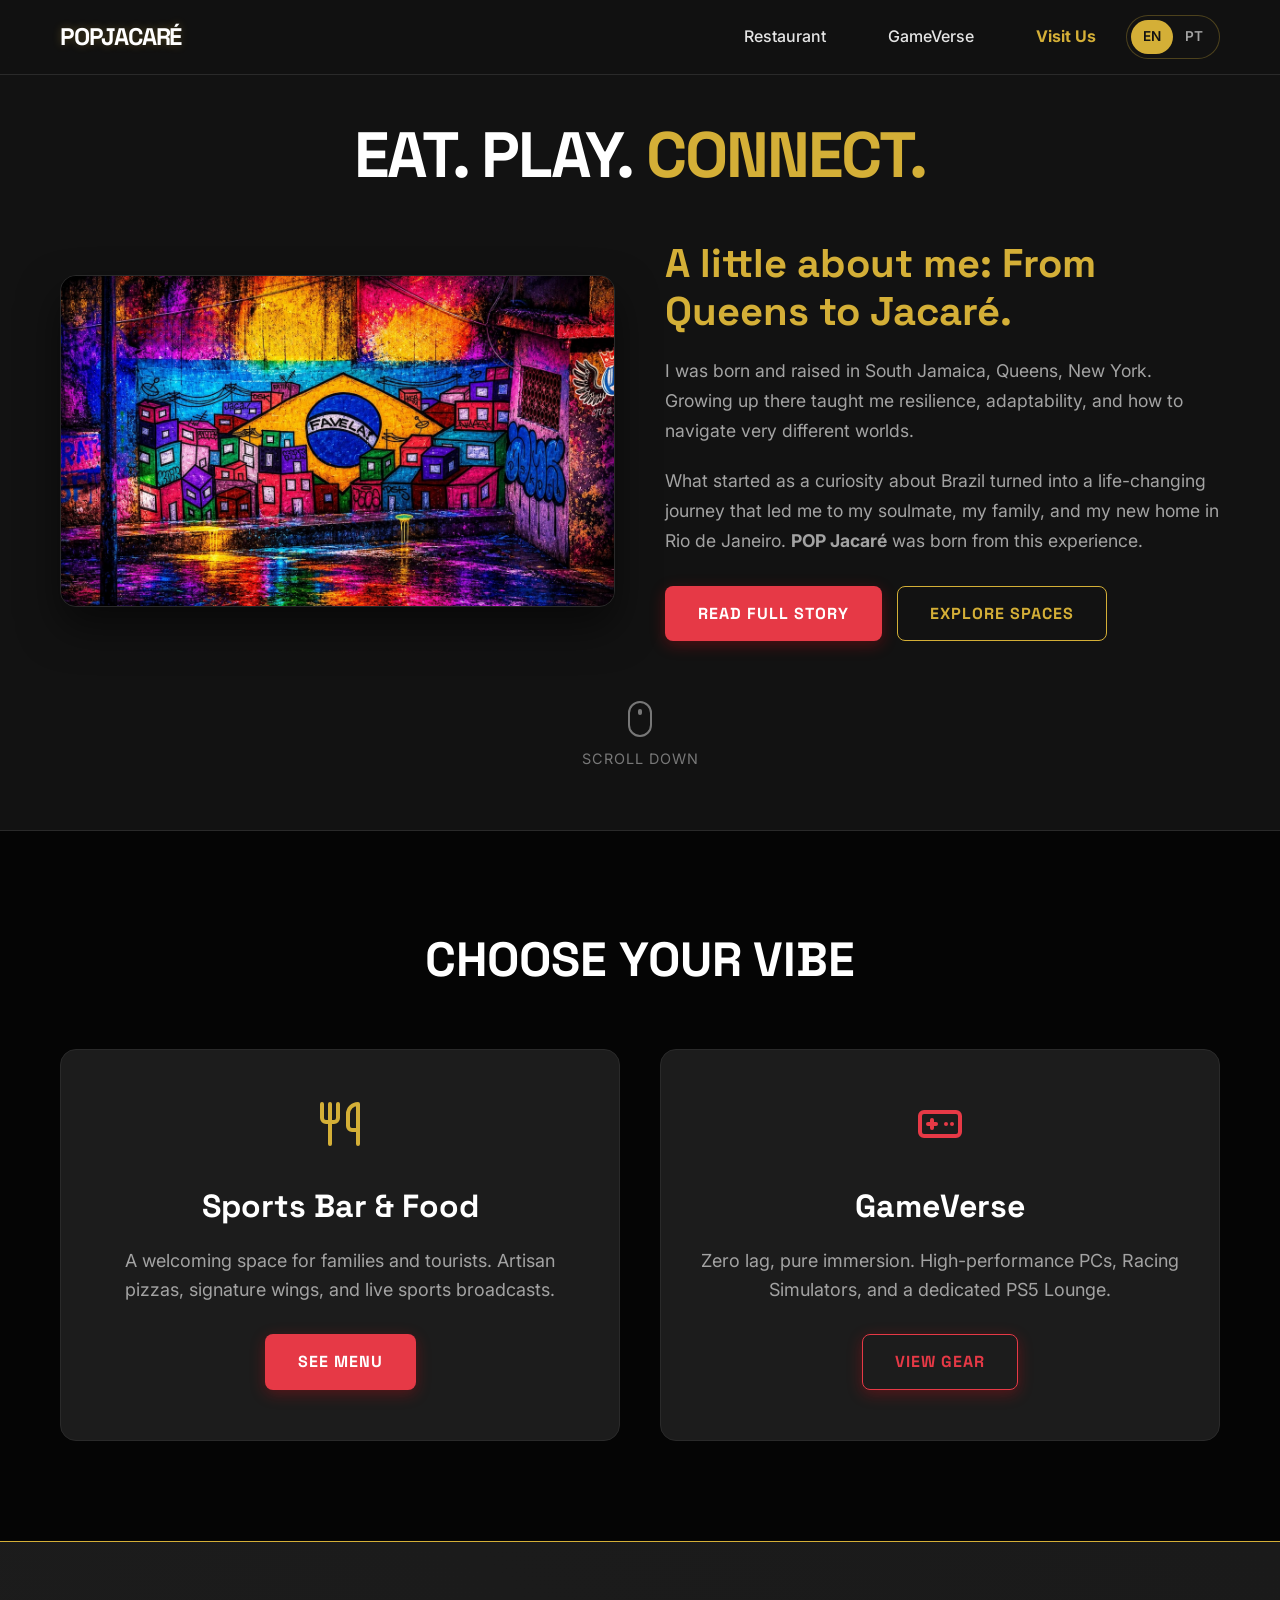
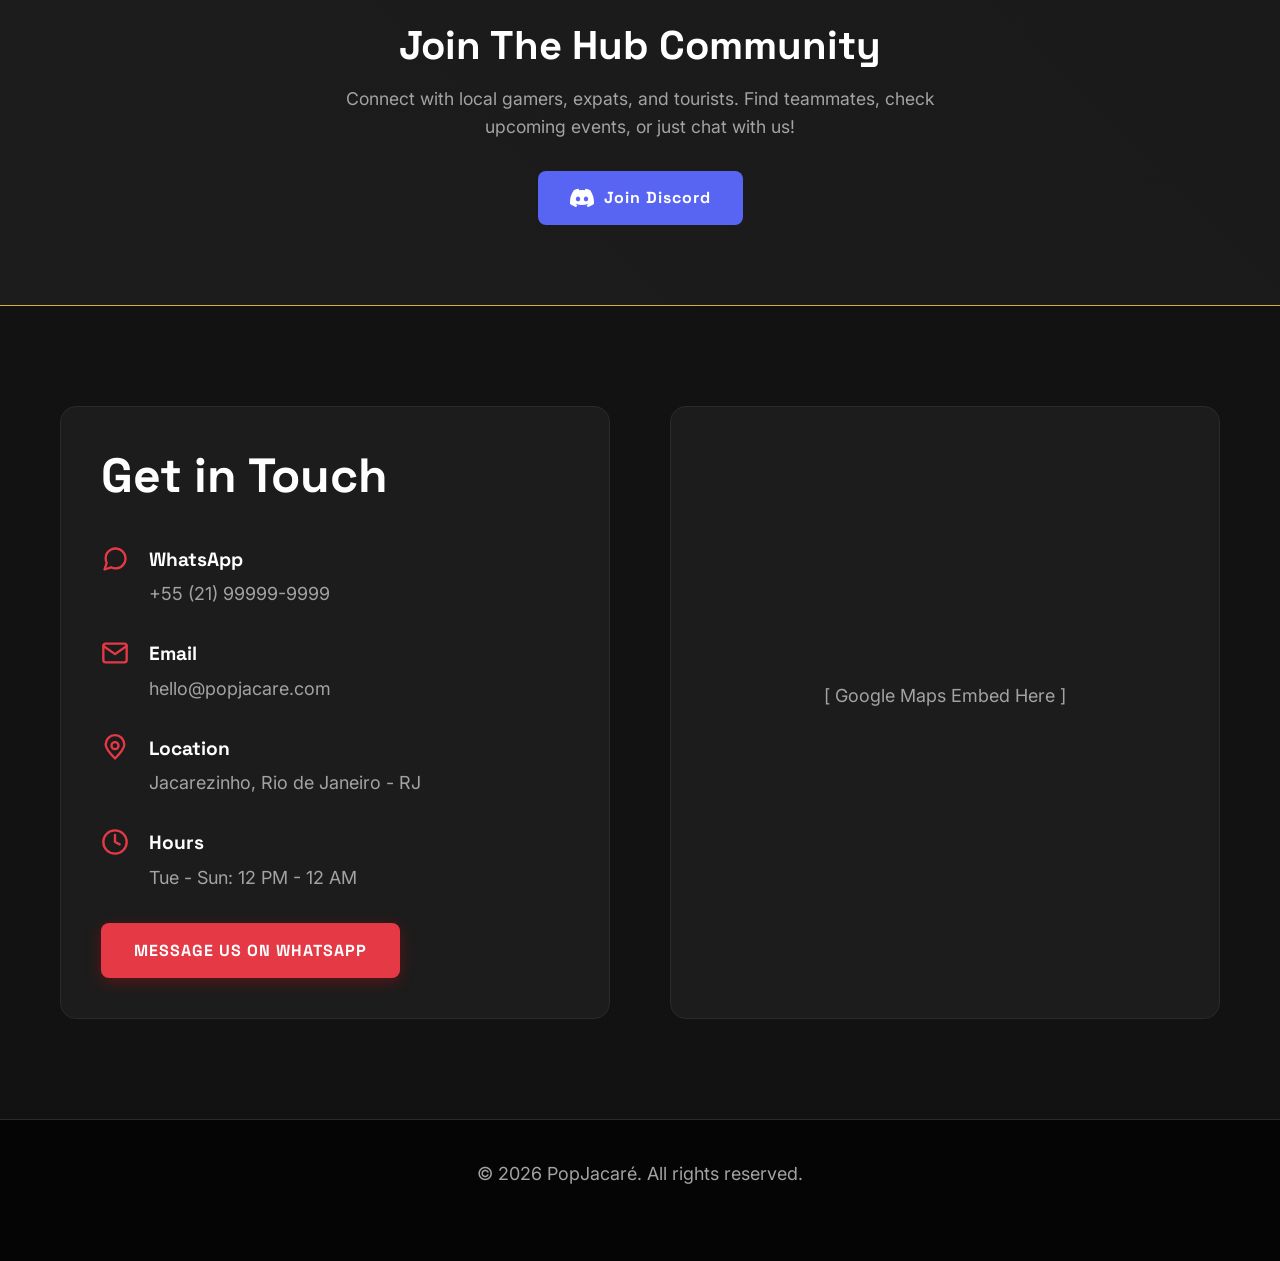
<file: index.html>
<!DOCTYPE html>
<html lang="pt-BR" style="scroll-behavior: smooth;">

<head>
    <meta charset="UTF-8">
    <meta name="viewport" content="width=device-width, initial-scale=1.0">
    <title>PopJacaré | Premium Sports Bar & Gaming Lounge</title>

    <link rel="stylesheet" href="style.css">

    <link rel="preconnect" href="https://fonts.googleapis.com">
    <link rel="preconnect" href="https://fonts.gstatic.com" crossorigin>
    <link href="https://fonts.googleapis.com/css2?family=Inter:wght@400;500;600&family=Space+Grotesk:wght@600;700;900&display=swap" rel="stylesheet">

    <style>
        /* =========================================
           RESET E CAIXAS (Evita quebrar a tela no mobile)
           ========================================= */
        *,
        *::before,
        *::after {
            box-sizing: border-box;
        }

        /* Controle de Idioma UI/UX */
        .pt-text {
            display: none;
        }

        body.lang-pt .en-text {
            display: none;
        }

        body.lang-pt .pt-text {
            display: inline-block;
        }

        .language-toggle {
            display: flex;
            align-items: center;
            background-color: #121212;
            border: 1px solid rgba(212, 175, 55, 0.3);
            border-radius: 30px;
            padding: 4px;
            cursor: pointer;
            transition: all 0.3s ease;
        }

        .language-toggle span {
            padding: 6px 12px;
            font-size: 0.85rem;
            font-weight: 600;
            border-radius: 20px;
            color: var(--text-muted);
            transition: all 0.3s ease;
        }

        .language-toggle span.active {
            background-color: var(--accent-gold);
            color: #121212;
        }

        /* =========================================
           UI/UX: IDENTIDADE VISUAL
           ========================================= */
        :root {
            --bg-level-0: #050505;
            --bg-level-1: #121212;
            --bg-level-2: #1c1c1c;
            --border-dark: #2a2a2a;
            --accent-gold: #d4af37;
            --accent-red: #e63946;
            --text-main: #e5e5e5;
            --text-muted: #a3a3a3;
            --font-heading: 'Space Grotesk', sans-serif;
            --font-body: 'Inter', sans-serif;
        }

        body {
            background-color: var(--bg-level-0);
            color: var(--text-main);
            font-family: var(--font-body);
            margin: 0;
            padding: 0;
            overflow-x: hidden;
            width: 100%;
        }

        .container {
            width: 100%;
            max-width: 1200px;
            margin: 0 auto;
            padding: 0 20px;
        }

        /* TIPOGRAFIA */
        h1,
        h2,
        h3,
        h4 {
            font-family: var(--font-heading);
            color: #fff;
            margin-top: 0;
        }

        a {
            text-decoration: none;
            transition: 0.3s;
        }

        /* BOTÕES */
        .btn-primary,
        .btn-outline-gold {
            display: inline-block;
            padding: 14px 32px;
            border-radius: 8px;
            font-weight: 700;
            font-family: var(--font-heading);
            text-align: center;
            text-transform: uppercase;
            letter-spacing: 1px;
            transition: all 0.3s ease;
        }

        .btn-primary {
            background-color: var(--accent-red);
            color: #fff !important;
            border: 1px solid transparent;
        }

        .btn-primary:hover {
            background-color: transparent;
            border-color: var(--accent-red);
            color: var(--accent-red) !important;
            box-shadow: 0 0 15px rgba(230, 57, 70, 0.4);
        }

        .btn-outline-gold {
            background-color: transparent;
            color: var(--accent-gold) !important;
            border: 1px solid var(--accent-gold);
        }

        .btn-outline-gold:hover {
            background-color: var(--accent-gold);
            color: #000 !important;
        }

        /* HEADER E NAVBAR */
        .main-header {
            background-color: rgba(18, 18, 18, 0.95);
            border-bottom: 1px solid var(--border-dark);
            position: fixed;
            width: 100%;
            top: 0;
            z-index: 100;
            padding: 15px 0;
            backdrop-filter: blur(10px);
        }

        .nav-content {
            display: flex;
            justify-content: space-between;
            align-items: center;
        }

        .logo {
            color: #fff;
            font-family: var(--font-heading);
            font-size: 1.5rem;
            font-weight: 900;
        }

        .desktop-menu {
            display: flex;
            align-items: center;
            gap: 30px;
        }

        .menu-toggle {
            display: none;
        }

        .hamburger {
            display: none;
            font-size: 24px;
            color: #fff;
            cursor: pointer;
        }

        /* TOP SECTION */
        .top-section {
            padding-top: 120px;
            padding-bottom: 60px;
            background-color: var(--bg-level-1);
            border-bottom: 1px solid var(--border-dark);
            position: relative;
        }

        .main-header-text {
            text-align: center;
            max-width: 900px;
            margin: 0 auto 50px auto;
        }

        .main-header-text h1 {
            font-size: 4rem;
            line-height: 1.1;
            margin-bottom: 20px;
            text-transform: uppercase;
        }

        .main-header-text h1 .highlight-gold {
            color: var(--accent-gold);
        }

        /* GRID: IMAGEM AO LADO DA HISTÓRIA */
        .hero-story-grid {
            display: grid;
            grid-template-columns: 1fr 1fr;
            gap: 50px;
            align-items: center;
        }

        .main-image-col {
            border-radius: 16px;
            overflow: hidden;
            border: 1px solid var(--border-dark);
            box-shadow: 0 20px 40px rgba(0, 0, 0, 0.5);
        }

        .main-image-col img {
            width: 100%;
            height: auto;
            display: block;
            object-fit: cover;
        }

        .story-col h2 {
            font-size: 2.5rem;
            margin-bottom: 20px;
            color: var(--accent-gold);
        }

        .story-col p {
            color: var(--text-muted);
            font-size: 1.1rem;
            line-height: 1.7;
            margin-bottom: 20px;
        }

        .story-buttons {
            display: flex;
            gap: 15px;
            margin-top: 30px;
            flex-wrap: wrap;
        }

        /* INDICADOR DE ROLAGEM */
        .scroll-indicator {
            text-align: center;
            margin-top: 60px;
            display: flex;
            flex-direction: column;
            align-items: center;
            color: var(--text-muted);
            font-size: 0.9rem;
            text-transform: uppercase;
            letter-spacing: 1px;
            opacity: 0.7;
        }

        .mouse-icon {
            width: 24px;
            height: 36px;
            border: 2px solid var(--text-muted);
            border-radius: 12px;
            position: relative;
            margin-bottom: 10px;
        }

        .mouse-wheel {
            width: 4px;
            height: 6px;
            background-color: var(--text-muted);
            border-radius: 2px;
            position: absolute;
            top: 6px;
            left: 50%;
            transform: translateX(-50%);
            animation: scrollWheel 2s infinite;
        }

        @keyframes scrollWheel {
            0% {
                top: 6px;
                opacity: 1;
            }

            100% {
                top: 18px;
                opacity: 0;
            }
        }

        /* OS PILARES (RESTAURANTE E LOUNGE) */
        .pillars-section {
            padding: 100px 0;
            background-color: var(--bg-level-0);
        }

        .section-title {
            text-align: center;
            margin-bottom: 60px;
            font-size: 3rem;
            text-transform: uppercase;
        }

        .services-grid {
            display: grid;
            grid-template-columns: 1fr 1fr;
            gap: 40px;
        }

        .service-card {
            background-color: var(--bg-level-2);
            border: 1px solid var(--border-dark);
            border-radius: 16px;
            padding: 50px 40px;
            text-align: center;
            transition: transform 0.3s ease, border-color 0.3s;
        }

        .service-card:hover {
            transform: translateY(-10px);
            border-color: var(--accent-gold);
        }

        .service-icon {
            margin-bottom: 25px;
            display: inline-block;
        }

        .service-card h3 {
            font-size: 2rem;
            margin-bottom: 15px;
        }

        .service-card p {
            color: var(--text-muted);
            line-height: 1.6;
            margin-bottom: 30px;
        }

        /* COMUNIDADE (DISCORD) */
        .community-banner {
            background: linear-gradient(45deg, var(--bg-level-2) 0%, #1a1a1a 100%);
            border-top: 1px solid var(--accent-gold);
            border-bottom: 1px solid var(--accent-gold);
            padding: 80px 20px;
            text-align: center;
        }

        .community-banner h2 {
            font-size: 2.5rem;
            margin-bottom: 15px;
        }

        .community-banner p {
            max-width: 600px;
            margin: 0 auto 30px auto;
            color: var(--text-muted);
            font-size: 1.1rem;
        }

        .btn-discord {
            background-color: #5865F2;
            color: #fff !important;
            padding: 14px 32px;
            border-radius: 8px;
            font-weight: 700;
            font-family: var(--font-heading);
            letter-spacing: 1px;
            display: inline-flex;
            align-items: center;
            gap: 10px;
        }

        /* CONTATO E LOCALIZAÇÃO */
        .contact-section {
            padding: 100px 0;
            background-color: var(--bg-level-1);
        }

        .contact-grid {
            display: grid;
            grid-template-columns: 1fr 1fr;
            gap: 60px;
        }

        .contact-info-box {
            background-color: var(--bg-level-2);
            padding: 40px;
            border-radius: 16px;
            border: 1px solid var(--border-dark);
        }

        .contact-item {
            display: flex;
            align-items: flex-start;
            gap: 20px;
            margin-bottom: 30px;
        }

        .contact-icon {
            stroke: var(--accent-red);
            flex-shrink: 0;
        }

        .contact-item h4 {
            margin: 0 0 5px 0;
            font-size: 1.2rem;
        }

        .contact-item p {
            margin: 0;
            color: var(--text-muted);
            word-break: break-word;
        }

        .map-placeholder {
            width: 100%;
            height: 100%;
            min-height: 400px;
            background-color: var(--bg-level-2);
            border-radius: 16px;
            border: 1px solid var(--border-dark);
            display: flex;
            align-items: center;
            justify-content: center;
            color: var(--text-muted);
        }

        /* Oculta o botão flutuante de idioma no Desktop */
        .fixed-lang-btn {
            display: none !important;
        }

        /* =========================================
           RESPONSIVIDADE (Celulares e Tablets)
           ========================================= */
        @media (max-width: 900px) {
            .main-header-text h1 {
                font-size: 2.5rem;
            }

            .hero-story-grid,
            .services-grid,
            .contact-grid {
                grid-template-columns: 1fr;
                gap: 30px;
            }

            .story-col h2 {
                font-size: 2rem;
            }

            .section-title {
                font-size: 2.2rem;
                margin-bottom: 40px;
            }

            .pillars-section,
            .contact-section {
                padding: 60px 0;
            }

            /* Ajusta botões para ocupar a tela toda no celular */
            .story-buttons,
            .service-card a {
                flex-direction: column;
                width: 100%;
                display: flex;
            }

            .btn-primary,
            .btn-outline-gold {
                width: 100%;
            }
        }

        @media (max-width: 768px) {

            /* Configuração do Menu Hambúrguer */
            .hamburger {
                display: block;
            }

            .desktop-menu {
                display: none;
                flex-direction: column;
                position: absolute;
                top: 100%;
                left: 0;
                width: 100%;
                background: rgba(18, 18, 18, 0.98);
                padding: 20px;
                text-align: center;
                border-bottom: 1px solid var(--border-dark);
                box-shadow: 0 10px 20px rgba(0, 0, 0, 0.5);
            }

            .menu-toggle:checked~.desktop-menu {
                display: flex;
            }

            /* Esconde o botão de idioma do menu hambúrguer */
            .language-toggle {
                display: none !important;
            }

            /* Mostra o botão de idioma flutuante apenas no celular */
            .fixed-lang-btn {
                display: flex !important;
            }

            .desktop-menu a {
                display: block;
                width: 100%;
                padding: 10px 0;
            }

            .main-header-text h1 {
                font-size: 2.2rem;
            }

            .top-section {
                padding-top: 100px;
            }

            .contact-info-box {
                padding: 25px;
            }

            .service-card {
                padding: 30px 20px;
            }

            .community-banner h2 {
                font-size: 1.8rem;
            }

            .map-placeholder {
                min-height: 250px;
            }
        }

        /* =========================================
           SCROLL REVEAL (Animações Modernas)
           ========================================= */
        .reveal {
            opacity: 0;
            transform: translateY(40px);
            /* Elemento começa levemente pra baixo */
            transition: all 0.8s cubic-bezier(0.2, 0.8, 0.2, 1);
        }

        .reveal.active {
            opacity: 1;
            transform: translateY(0);
            /* Elemento desliza suavemente para o lugar */
        }
    </style>
</head>

<body>

    <!-- NAVBAR FIXA COM MENU HAMBÚRGUER -->
    <header class="main-header" id="navbar">
        <div class="container nav-content">
            <a href="index.html" class="logo">PopJacaré</a>

            <!-- Checkbox invisível que controla o menu no celular -->
            <input type="checkbox" id="menu-toggle" class="menu-toggle">
            <label for="menu-toggle" class="hamburger">
                <svg width="28" height="28" viewBox="0 0 24 24" fill="none" stroke="currentColor" stroke-width="2" stroke-linecap="round" stroke-linejoin="round">
                    <line x1="3" y1="12" x2="21" y2="12"></line>
                    <line x1="3" y1="6" x2="21" y2="6"></line>
                    <line x1="3" y1="18" x2="21" y2="18"></line>
                </svg>
            </label>

            <nav class="desktop-menu">
                <a href="subpaginas/restaurant.html" style="color: var(--text-main);"><span class="en-text">Restaurant</span><span class="pt-text">Restaurante</span></a>
                <a href="subpaginas/gameverse.html" style="color: var(--text-main);">GameVerse</a>
                <a href="#contato" style="color: var(--accent-gold); font-weight: bold;"><span class="en-text">Visit Us</span><span class="pt-text">Visite-nos</span></a>

                <div class="language-toggle" id="lang-btn">
                    <span class="lang-en active">EN</span>
                    <span class="lang-pt">PT</span>
                </div>
            </nav>
        </div>
    </header>

    <!-- TOPO CENTRALIZADO + IMAGEM E HISTÓRIA AO LADO -->
    <section class="top-section">
        <div class="container">

            <div class="main-header-text reveal">
                <h1>
                    <span class="en-text">Eat. Play. <span class="highlight-gold">Connect.</span></span>
                    <span class="pt-text">Coma. Jogue. <span class="highlight-gold">Conecte-se.</span></span>
                </h1>
            </div>

            <div class="hero-story-grid reveal">

                <div class="main-image-col">
                    <img src="img/capa.png" alt="Cenário urbano do Jacarezinho">

                </div>

                <div class="story-col">
                    <h2>
                        <span class="en-text">A little about me: From Queens to Jacaré.</span>
                        <span class="pt-text">Um pouco sobre mim: Do Queens ao Jacaré.</span>
                    </h2>
                    <p>
                        <span class="en-text">I was born and raised in South Jamaica, Queens, New York. Growing up there taught me resilience, adaptability, and how to navigate very different worlds.</span>
                        <span class="pt-text">Nasci e cresci em South Jamaica, Queens, Nova York. Crescer lá me ensinou resiliência, adaptabilidade e como navegar em mundos muito diferentes.</span>
                    </p>
                    <p>
                        <span class="en-text">What started as a curiosity about Brazil turned into a life-changing journey that led me to my soulmate, my family, and my new home in Rio de Janeiro. <strong>POP Jacaré</strong> was born from this experience.</span>
                        <span class="pt-text">O que começou como curiosidade pelo Brasil virou uma jornada que mudou minha vida, me levando à minha família e ao meu novo lar no Rio. O <strong>POP Jacaré</strong> nasceu dessa experiência.</span>
                    </p>

                    <div class="story-buttons">
                        <a href="subpaginas/story.html" class="btn-primary">
                            <span class="en-text">Read Full Story</span>
                            <span class="pt-text">História Completa</span>
                        </a>
                        <a href="#contato" class="btn-primary mobile-visit-btn">
                            <span class="en-text">Visit Us</span>
                            <span class="pt-text">Visite-nos</span>
                        </a>

                        <a href="#experiencias" class="btn-outline-gold">
                            <span class="en-text">Explore Spaces</span>
                            <span class="pt-text">Explorar Espaços</span>
                        </a>
                    </div>
                </div>

            </div>

            <div class="scroll-indicator">
                <div class="mouse-icon">
                    <div class="mouse-wheel"></div>
                </div>
                <span class="en-text">Scroll Down</span>
                <span class="pt-text">Role para Baixo</span>
            </div>

        </div>
    </section>

    <!-- EXPERIÊNCIAS -->
    <section id="experiencias" class="pillars-section reveal">
        <div class="container">
            <h2 class="section-title">
                <span class="en-text">Choose Your Vibe</span>
                <span class="pt-text">Escolha sua Vibe</span>
            </h2>

            <div class="services-grid">
                <!-- Restaurante -->
                <div class="service-card">
                    <div class="service-icon">
                        <svg width="48" height="48" viewBox="0 0 24 24" fill="none" stroke="var(--accent-gold)" stroke-width="2" stroke-linecap="round" stroke-linejoin="round">
                            <path d="M3 2v7c0 1.1.9 2 2 2h4a2 2 0 0 0 2-2V2"></path>
                            <path d="M7 2v20"></path>
                            <path d="M21 15V2v0a5 5 0 0 0-5 5v6c0 1.1.9 2 2 2h3Zm0 0v7"></path>
                        </svg>
                    </div>
                    <h3>
                        <span class="en-text">Sports Bar & Food</span>
                        <span class="pt-text">Restaurante & Bar</span>
                    </h3>
                    <p>
                        <span class="en-text">A welcoming space for families and tourists. Artisan pizzas, signature wings, and live sports broadcasts.</span>
                        <span class="pt-text">Um ambiente acolhedor. Pizzas artesanais, nossas famosas wings e transmissão de esportes ao vivo.</span>
                    </p>
                    <a href="subpaginas/restaurant.html" class="btn-primary">
                        <span class="en-text">See Menu</span>
                        <span class="pt-text">Ver Cardápio</span>
                    </a>
                </div>

                <!-- GameVerse -->
                <div class="service-card">
                    <div class="service-icon">
                        <svg width="48" height="48" viewBox="0 0 24 24" fill="none" stroke="var(--accent-red)" stroke-width="2" stroke-linecap="round" stroke-linejoin="round">
                            <rect x="2" y="6" width="20" height="12" rx="2"></rect>
                            <path d="M6 12h4"></path>
                            <path d="M8 10v4"></path>
                            <path d="M15 12h.01"></path>
                            <path d="M18 12h.01"></path>
                        </svg>
                    </div>
                    <h3>GameVerse</h3>
                    <p>
                        <span class="en-text">Zero lag, pure immersion. High-performance PCs, Racing Simulators, and a dedicated PS5 Lounge.</span>
                        <span class="pt-text">Zero lag, imersão total. PCs de alta performance, Simuladores de Corrida e um Lounge de PS5.</span>
                    </p>
                    <a href="subpaginas/gameverse.html" class="btn-primary" style="background-color: transparent; border-color: var(--accent-red); color: var(--accent-red) !important;">
                        <span class="en-text">View Gear</span>
                        <span class="pt-text">Ver Máquinas</span>
                    </a>
                </div>
            </div>
        </div>
    </section>

    <!-- COMUNIDADE (DISCORD) -->
    <section class="community-banner reveal">
        <div class="container">
            <h2>
                <span class="en-text">Join The Hub Community</span>
                <span class="pt-text">Faça parte da Comunidade</span>
            </h2>
            <p>
                <span class="en-text">Connect with local gamers, expats, and tourists. Find teammates, check upcoming events, or just chat with us!</span>
                <span class="pt-text">Conecte-se com gamers locais e turistas. Encontre seu squad, veja os próximos eventos e troque ideia com a gente!</span>
            </p>
            <a href="#" class="btn-discord">
                <svg width="24" height="24" viewBox="0 0 24 24" fill="currentColor">
                    <path d="M20.317 4.3698a19.7913 19.7913 0 00-4.8851-1.5152.0741.0741 0 00-.0785.0371c-.211.3753-.4447.8648-.6083 1.2495-1.8447-.2762-3.68-.2762-5.4868 0-.1636-.3933-.4058-.8742-.6177-1.2495a.077.077 0 00-.0785-.037 19.7363 19.7363 0 00-4.8852 1.515.0699.0699 0 00-.0321.0277C.5334 9.0458-.319 13.5799.0992 18.0578a.0824.0824 0 00.0312.0561c2.0528 1.5076 4.0413 2.4228 5.9929 3.0294a.0777.0777 0 00.0842-.0276c.4616-.6304.8731-1.2952 1.226-1.9942a.076.076 0 00-.0416-.1057c-.6528-.2476-1.2743-.5495-1.8722-.8923a.077.077 0 01-.0076-.1277c.1258-.0943.2517-.1923.3718-.2914a.0743.0743 0 01.0776-.0105c3.9278 1.7933 8.18 1.7933 12.0614 0a.0739.0739 0 01.0785.0095c.1202.099.246.1981.3728.2924a.077.077 0 01-.0066.1276 12.2986 12.2986 0 01-1.873.8914.0766.0766 0 00-.0407.1067c.3604.698.7719 1.3628 1.225 1.9932a.076.076 0 00.0842.0286c1.961-.6067 3.9495-1.5219 6.0023-3.0294a.077.077 0 00.0313-.0552c.5004-5.177-.8382-9.6739-3.5485-13.6604a.061.061 0 00-.0312-.0286zM8.02 15.3312c-1.1825 0-2.1569-1.0857-2.1569-2.419 0-1.3332.9555-2.4189 2.157-2.4189 1.2108 0 2.1757 1.0952 2.1568 2.419 0 1.3332-.9555 2.4189-2.1569 2.4189zm7.9748 0c-1.1825 0-2.1569-1.0857-2.1569-2.419 0-1.3332.9554-2.4189 2.1569-2.4189 1.2108 0 2.1757 1.0952 2.1568 2.419 0 1.3332-.946 2.4189-2.1568 2.4189z" />
                </svg>
                Join Discord
            </a>
        </div>
    </section>

    <!-- CONTATO E LOCALIZAÇÃO -->
    <section id="contato" class="contact-section">
        <div class="container contact-grid reveal">

            <div class="contact-info-box">
                <h2 style="margin-bottom: 40px;">
                    <span class="en-text">Get in Touch</span>
                    <span class="pt-text">Fale Conosco</span>
                </h2>

                <div class="contact-item">
                    <svg class="contact-icon" width="28" height="28" viewBox="0 0 24 24" fill="none" stroke-width="2" stroke-linecap="round" stroke-linejoin="round">
                        <path d="M21 11.5a8.38 8.38 0 0 1-.9 3.8 8.5 8.5 0 0 1-7.6 4.7 8.38 8.38 0 0 1-3.8-.9L3 21l1.9-5.7a8.38 8.38 0 0 1-.9-3.8 8.5 8.5 0 0 1 4.7-7.6 8.38 8.38 0 0 1 3.8-.9h.5a8.48 8.48 0 0 1 8 8v.5z"></path>
                    </svg>
                    <div>
                        <h4>WhatsApp</h4>
                        <p>+55 (21) 99999-9999</p>
                    </div>
                </div>

                <div class="contact-item">
                    <svg class="contact-icon" width="28" height="28" viewBox="0 0 24 24" fill="none" stroke-width="2" stroke-linecap="round" stroke-linejoin="round">
                        <path d="M4 4h16c1.1 0 2 .9 2 2v12c0 1.1-.9 2-2 2H4c-1.1 0-2-.9-2-2V6c0-1.1.9-2 2-2z"></path>
                        <polyline points="22,6 12,13 2,6"></polyline>
                    </svg>
                    <div>
                        <h4>Email</h4>
                        <p>hello@popjacare.com</p>
                    </div>
                </div>

                <div class="contact-item">
                    <svg class="contact-icon" width="28" height="28" viewBox="0 0 24 24" fill="none" stroke-width="2" stroke-linecap="round" stroke-linejoin="round">
                        <circle cx="12" cy="10" r="3"></circle>
                        <path d="M12 21c-4-4-8-8-8-12a8 8 0 0 1 16 0c0 4-4 8-8 12z"></path>
                    </svg>
                    <div>
                        <h4>
                            <span class="en-text">Location</span>
                            <span class="pt-text">Localização</span>
                        </h4>
                        <p>Jacarezinho, Rio de Janeiro - RJ</p>
                    </div>
                </div>

                <div class="contact-item">
                    <svg class="contact-icon" width="28" height="28" viewBox="0 0 24 24" fill="none" stroke-width="2" stroke-linecap="round" stroke-linejoin="round">
                        <circle cx="12" cy="12" r="10"></circle>
                        <polyline points="12 6 12 12 16 14"></polyline>
                    </svg>
                    <div>
                        <h4>
                            <span class="en-text">Hours</span>
                            <span class="pt-text">Horário</span>
                        </h4>
                        <p>
                            <span class="en-text">Tue - Sun: 12 PM - 12 AM</span>
                            <span class="pt-text">Ter - Dom: 12:00 às 00:00</span>
                        </p>
                    </div>
                </div>

                <a href="https://wa.me/5521999999999" target="_blank" class="btn-primary">
                    <span class="en-text">Message us on WhatsApp</span>
                    <span class="pt-text">Chamar no WhatsApp</span>
                </a>
            </div>

            <!-- Mapa Google Placeholder -->
            <div class="map-placeholder">
                <p>
                    <span class="en-text">[ Google Maps Embed Here ]</span>
                    <span class="pt-text">[ Insira o Embed do Google Maps Aqui ]</span>
                </p>
            </div>

        </div>
    </section>

    <!-- FOOTER BÁSICO -->
    <footer style="background-color: var(--bg-level-0); border-top: 1px solid var(--border-dark); padding: 40px 20px; text-align: center; color: var(--text-muted); font-size: 0.9rem;">
        <p>&copy; 2026 PopJacaré. <span class="en-text">All rights reserved.</span><span class="pt-text">Todos os direitos reservados.</span></p>
    </footer>

    <!-- Botão de Idioma Fixo -->
    <div class="fixed-lang-btn" id="global-lang-btn">
        <span class="lang-en active">EN</span>
        <span class="lang-pt">PT</span>
    </div>

    <script src="app.js"></script>

</body>

</html>
</file>
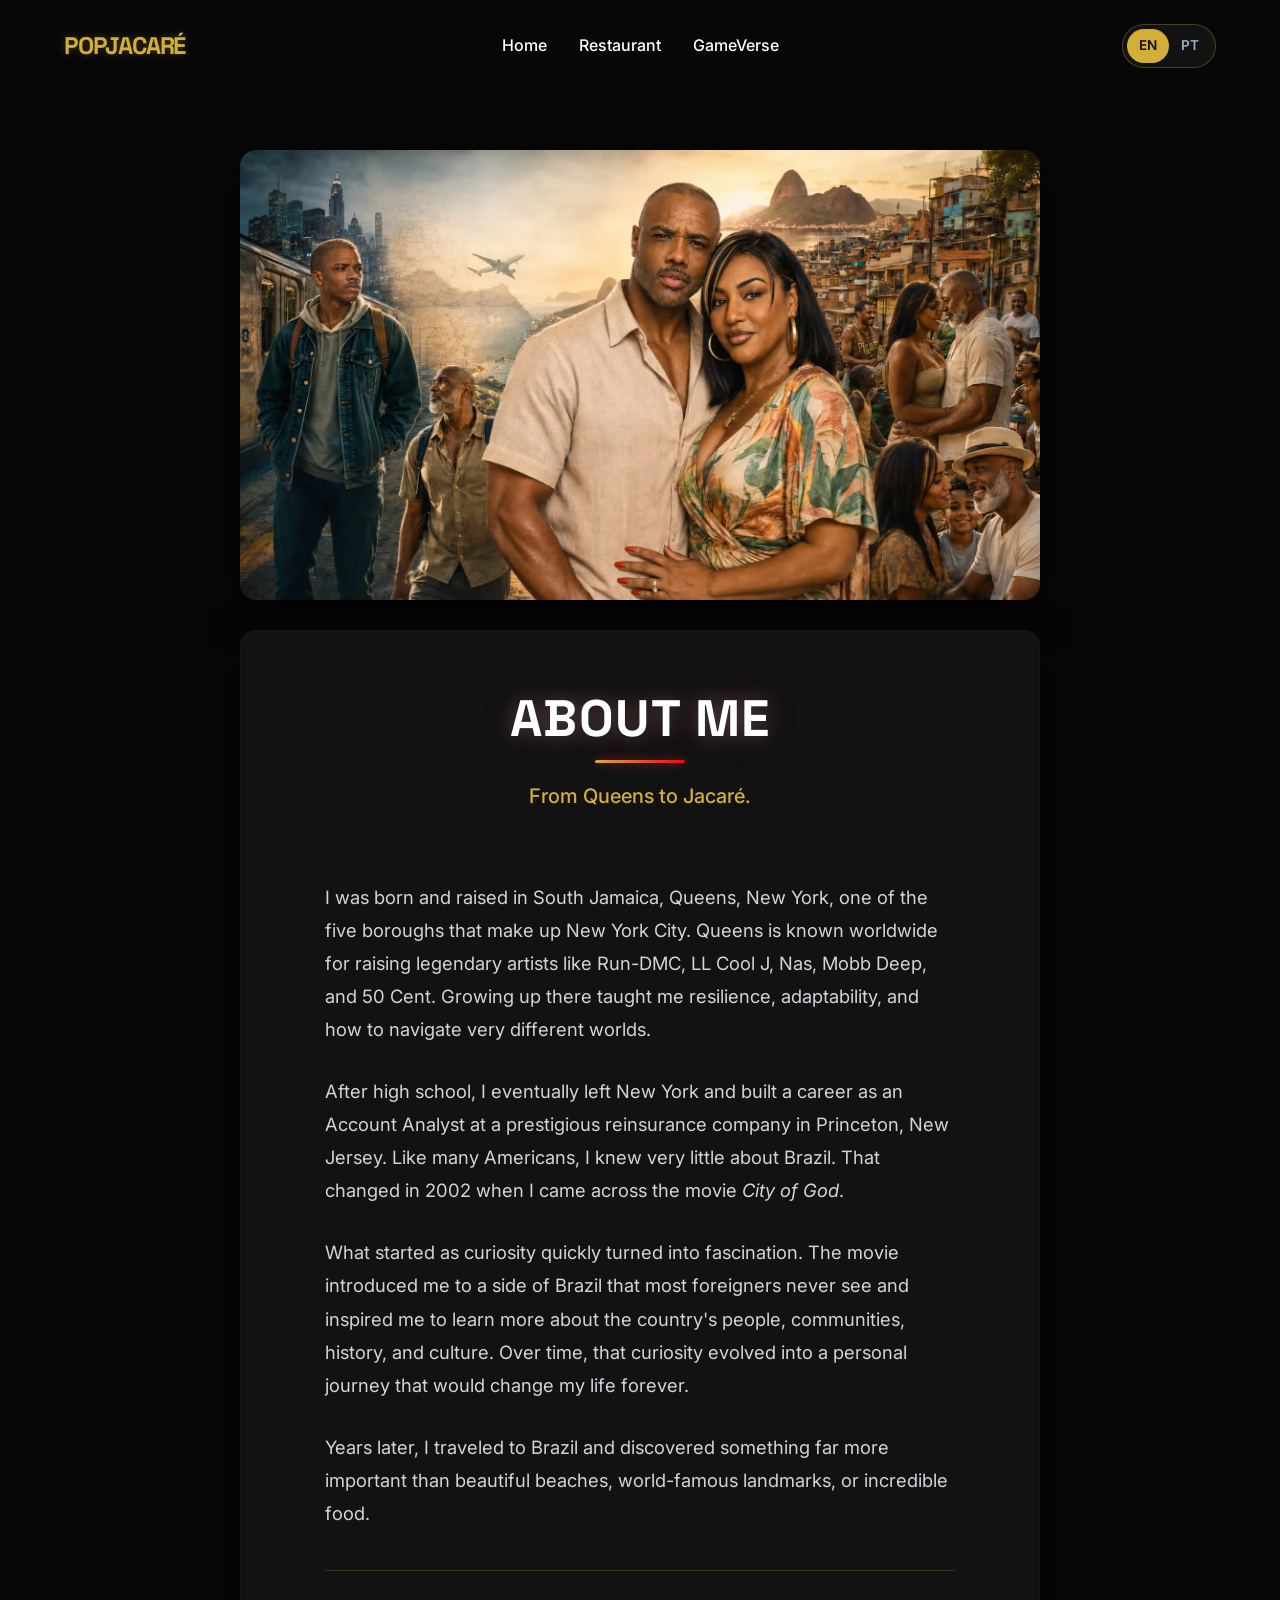
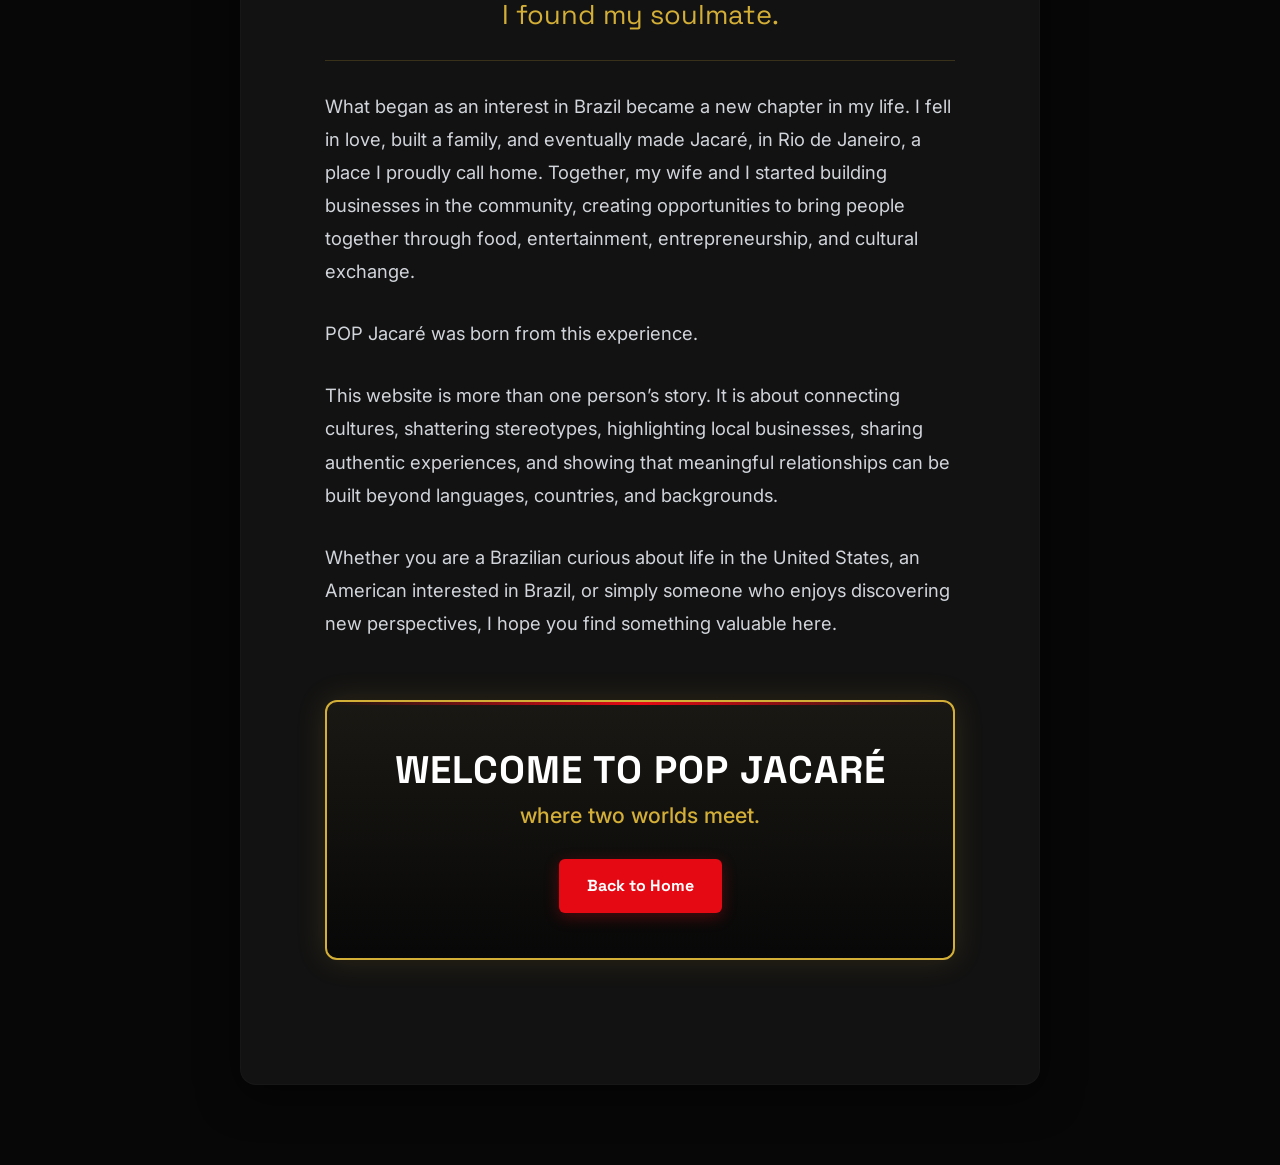
<file: subpaginas/story.html>
<!DOCTYPE html>
<html lang="en">

<head>
  <meta charset="UTF-8">
  <meta name="viewport" content="width=device-width, initial-scale=1.0">
  <title>PopJacaré | My Story</title>

  <!-- O segredo está aqui: ../ para voltar uma pasta e achar o CSS -->
  <link rel="stylesheet" href="../style.css">

  <link rel="preconnect" href="https://fonts.googleapis.com">
  <link rel="preconnect" href="https://fonts.gstatic.com" crossorigin>
  <link href="https://fonts.googleapis.com/css2?family=Inter:wght@400;500&family=Space+Grotesk:wght@600;700&display=swap" rel="stylesheet">

  <style>
    .pt-text {
      display: none;
    }

    body.lang-pt .en-text {
      display: none;
    }

    body.lang-pt .pt-text {
      display: inline-block;
    }

    .language-toggle {
      display: flex;
      align-items: center;
      background-color: #121212;
      border: 1px solid rgba(212, 175, 55, 0.3);
      border-radius: 30px;
      padding: 4px;
      cursor: pointer;
      transition: all 0.3s ease;
    }

    .language-toggle span {
      padding: 6px 12px;
      font-size: 0.85rem;
      font-weight: 600;
      border-radius: 20px;
      color: var(--text-muted);
      transition: all 0.3s ease;
    }

    .language-toggle span.active {
      background-color: var(--accent-gold);
      color: #121212;
    }

    /* Engenharia UI/UX para Centralizar Menu e Fixar Tradutor à Direita sem conflitos */
    @media (min-width: 901px) {
      .nav-content {
        display: flex !important;
        justify-content: space-between;
        align-items: center;
        position: relative;
      }

      .desktop-menu {
        position: absolute;
        left: 50%;
        transform: translateX(-50%);
        display: flex !important;
        gap: 32px;
      }

      .desktop-menu a {
        margin: 0 !important;
      }

      .header-lang-wrapper {
        display: block !important;
      }
    }

    /* Oculta botão flutuante de idioma no Desktop */
    .fixed-lang-btn {
      display: none !important;
    }

    @media (max-width: 900px) {
      .header-lang-wrapper {
        display: none !important;
      }

      /* Esconde botão de idioma do menu hambúrguer */
      #lang-btn-mobile {
        display: none !important;
      }

      /* Exibe botão flutuante no Celular */
      .fixed-lang-btn {
        display: flex !important;
      }
    }

    .story-page {
      padding-top: 150px;
      padding-bottom: 80px;
    }

    .story-container {
      max-width: 800px;
      margin: 0 auto;
      background-color: var(--bg-alt);
      padding: 60px;
      border-radius: 16px;
      border: 1px solid rgba(255, 255, 255, 0.02);
      box-shadow: 0 10px 40px rgba(0, 0, 0, 0.5);
    }

    /* Bloco do Título "About Me" Branco com detalhes Dourado e Vermelho */
    .story-title {
      text-align: center;
      margin-bottom: 45px;
      position: relative;
    }

    /* Ilustração do Jacaré */
    .jacare-draw-wrapper {
      display: flex;
      justify-content: center;
      align-items: center;
      margin-bottom: 15px;
    }

    .jacare-svg {
      width: 110px;
      height: 55px;
      filter: drop-shadow(0 0 10px rgba(230, 57, 70, 0.4)) drop-shadow(0 0 18px rgba(212, 175, 55, 0.3));
      transition: transform 0.4s ease;
    }

    .story-title:hover .jacare-svg {
      transform: scale(1.08);
    }

    /* Título Branco em Destaque */
    .story-title h1 {
      font-size: 3.2rem;
      color: #ffffff !important; /* Branco puro */
      text-transform: uppercase;
      letter-spacing: 1.5px;
      margin-bottom: 12px;
      display: inline-block;
      text-shadow: 0 0 20px rgba(255, 255, 255, 0.2), 0 0 35px rgba(230, 57, 70, 0.25);
    }

    /* Linha decorativa abaixo do título em Gradiente Dourado + Vermelho */
    .story-title h1::after {
      content: '';
      display: block;
      width: 90px;
      height: 3px;
      margin: 12px auto 0 auto;
      background: linear-gradient(90deg, var(--accent-gold), var(--accent-red));
      border-radius: 3px;
      box-shadow: 0 0 10px rgba(230, 57, 70, 0.6);
    }

    .story-title p {
      color: var(--accent-gold);
      font-weight: 500;
      font-size: 1.25rem;
      margin-top: 5px;
    }

    .story-content p {
      font-size: 1.15rem;
      margin-bottom: 1.8rem;
      color: #d1d5db;
      line-height: 1.8;
    }

    .highlight-quote {
      text-align: center;
      font-size: 1.7rem !important;
      font-family: var(--font-heading);
      color: var(--accent-gold) !important;
      margin: 40px 0;
      padding: 20px;
      border-top: 1px solid rgba(212, 175, 55, 0.2);
      border-bottom: 1px solid rgba(212, 175, 55, 0.2);
    }

    /* Redesign de Elite do bloco "Welcome to POP Jacaré" */
    .welcome-premium-box {
      text-align: center;
      margin-top: 60px;
      margin-bottom: 40px;
      padding: 45px 30px;
      border-radius: 12px;
      border: 2px solid var(--accent-gold);
      background: linear-gradient(180deg, rgba(214, 175, 55, 0.04) 0%, rgba(7, 7, 7, 0.95) 100%);
      box-shadow: 0 0 30px rgba(214, 175, 55, 0.15);
      position: relative;
      overflow: hidden;
    }

    .welcome-premium-box::before {
      content: '';
      position: absolute;
      top: 0;
      left: 0;
      right: 0;
      height: 3px;
      background: linear-gradient(90deg, transparent, var(--accent-red), transparent);
    }

    .welcome-premium-box h2 {
      font-size: 2.4rem;
      color: #ffffff;
      text-transform: uppercase;
      letter-spacing: 1px;
      margin-bottom: 15px;
    }

    .welcome-premium-box h2 .sub-text {
      display: block;
      font-size: 1.35rem;
      color: var(--accent-gold);
      text-transform: none;
      letter-spacing: 0;
      margin-top: 10px;
      font-family: var(--font-body);
      font-weight: 500;
    }

    @media (max-width: 768px) {
      .story-container {
        padding: 30px 20px;
      }

      .welcome-premium-box h2 {
        font-size: 1.8rem;
      }

      .welcome-premium-box h2 .sub-text {
        font-size: 1.1rem;
      }
    }
  </style>

</head>

<body>

  <!-- CABEÇALHO COM NAVEGAÇÃO -->
  <header id="navbar" class="scrolled">
    <div class="container nav-content">
      <a href="../index.html" class="logo" style="text-decoration: none;">PopJacaré</a>

      <!-- Menu com links centralizados por CSS -->
      <nav class="desktop-menu">
        <a href="../index.html">
          <span class="en-text">Home</span>
          <span class="pt-text">Início</span>
        </a>
        <a href="restaurant.html">
          <span class="en-text">Restaurant</span>
          <span class="pt-text">Restaurante</span>
        </a>
        <a href="gameverse.html">GameVerse</a>
      </nav>

      <!-- Div que fixa a barra do tradutor na lateral direita do Header -->
      <div class="header-lang-wrapper">
        <div class="language-toggle" id="lang-btn">
          <span class="lang-en active">EN</span>
          <span class="lang-pt">PT</span>
        </div>
      </div>

      <button class="mobile-menu-btn" aria-label="Abrir menu">
        <span></span>
        <span></span>
        <span></span>
      </button>
      <div class="mobile-menu">
        <div class="language-toggle" id="lang-btn-mobile" style="margin-left: 0; margin-bottom: 20px; width: fit-content;">
          <span class="lang-en active">EN</span>
          <span class="lang-pt">PT</span>
        </div>
        <a href="../index.html"><span class="en-text">Home</span><span class="pt-text">Início</span></a>
        <a href="restaurant.html"><span class="en-text">Restaurant</span><span class="pt-text">Restaurante</span></a>
        <a href="gameverse.html">GameVerse</a>
      </div>
    </div>
  </header>

  <section class="story-page">
    <div class="container">

      <!-- CAPA PREMIUM -->
      <div style="width: 100%; max-width: 800px; margin: 0 auto 30px auto; border-radius: 16px; overflow: hidden; box-shadow: 0 10px 40px rgba(0, 0, 0, 0.5);">
        <img src="../img/ronnie-img.webp" alt="Capa da História do Ronnie" style="width: 100%; height: auto; display: block;">
      </div>

      <div class="story-container reveal">
        <div class="story-title">
          <h1>
            <span class="en-text">About Me</span>
            <span class="pt-text">Minha História</span>
          </h1>
          <p>
            <span class="en-text">From Queens to Jacaré.</span>
            <span class="pt-text">Do Queens ao Jacarezinho.</span>
          </p>
        </div>

        <div class="story-content">
          <p>
            <span class="en-text">I was born and raised in South Jamaica, Queens, New York, one of the five boroughs that make up New York City. Queens is known worldwide for raising legendary artists like Run-DMC, LL Cool J, Nas, Mobb Deep, and 50 Cent. Growing up there taught me resilience, adaptability, and how to navigate very different worlds.</span>
            <span class="pt-text">Nasci e cresci em South Jamaica, Queens, Nova York, um dos cinco distritos que compõem a cidade de Nova York. Queens é conhecido mundialmente por revelar artistas lendários como Run-DMC, LL Cool J, Nas, Mobb Deep e 50 Cent. Crescer lá me ensinou resiliência, adaptabilidade e como navegar em mundos muito diferentes.</span>
          </p>

          <p>
            <span class="en-text">After high school, I eventually left New York and built a career as an Account Analyst at a prestigious reinsurance company in Princeton, New Jersey. Like many Americans, I knew very little about Brazil. That changed in 2002 when I came across the movie <em>City of God</em>.</span>
            <span class="pt-text">Depois do ensino médio, acabei saindo de Nova York e construí uma carreira como Analista de Contas em uma prestigiada empresa de resseguros em Princeton, Nova Jersey. Como muitos americanos, eu sabia muito pouco sobre o Brasil. Isso mudou em 2002, quando me deparei com o filme <em>Cidade de Deus</em>.</span>
          </p>

          <p>
            <span class="en-text">What started as curiosity quickly turned into fascination. The movie introduced me to a side of Brazil that most foreigners never see and inspired me to learn more about the country's people, communities, history, and culture. Over time, that curiosity evolved into a personal journey that would change my life forever.</span>
            <span class="pt-text">O que começou como curiosidade rapidamente se transformou em fascínio. O filme me apresentou a um lado do Brasil que a maioria dos estrangeiros nunca vê e me inspirou a aprender mais sobre o povo, as comunidades, a história e a cultura do país. Com o tempo, essa curiosidade se transformou em uma jornada pessoal que mudaria minha vida para sempre.</span>
          </p>

          <p>
            <span class="en-text">Years later, I traveled to Brazil and discovered something far more important than beautiful beaches, world-famous landmarks, or incredible food.</span>
            <span class="pt-text">Anos depois, viajei para o Brasil e descobri algo muito mais importante do que belas praias, pontos turísticos mundialmente famosos ou comida incrível.</span>
          </p>

          <p class="highlight-quote">
            <span class="en-text">I found my soulmate.</span>
            <span class="pt-text">Encontrei minha alma gêmea.</span>
          </p>

          <p>
            <span class="en-text">What began as an interest in Brazil became a new chapter in my life. I fell in love, built a family, and eventually made Jacaré, in Rio de Janeiro, a place I proudly call home. Together, my wife and I started building businesses in the community, creating opportunities to bring people together through food, entertainment, entrepreneurship, and cultural exchange.</span>
            <span class="pt-text">O que começou como um interesse pelo Brasil se tornou um novo capítulo da minha vida. Me apaixonei, construí uma família e, eventualmente, fiz de Jacaré, no Rio de Janeiro, um lugar que orgulhosamente chamo de lar. Juntos, minha esposa e eu começamos a construir negócios na comunidade, criando oportunidades para unir pessoas por meio da gastronomia, entretenimento, empreendedorismo e intercâmbio cultural.</span>
          </p>

          <p>
            <span class="en-text">POP Jacaré was born from this experience.</span>
            <span class="pt-text">O POP Jacaré nasceu dessa experiência.</span>
          </p>

          <p>
            <span class="en-text">This website is more than one person’s story. It is about connecting cultures, shattering stereotypes, highlighting local businesses, sharing authentic experiences, and showing that meaningful relationships can be built beyond languages, countries, and backgrounds.</span>
            <span class="pt-text">Este site é mais do que a história de uma pessoa. É sobre conectar culturas, quebrar estereótipos, destacar negócios locais, compartilhar experiências autênticas e mostrar que relacionamentos significativos podem ser construídos além de idiomas, países e origens.</span>
          </p>

          <p>
            <span class="en-text">Whether you are a Brazilian curious about life in the United States, an American interested in Brazil, or simply someone who enjoys discovering new perspectives, I hope you find something valuable here.</span>
            <span class="pt-text">Seja você um brasileiro curioso sobre a vida nos Estados Unidos, um americano interessado no Brasil ou simplesmente alguém que gosta de descobrir novas perspectivas, espero que encontre algo valioso aqui.</span>
          </p>

          <!-- Bloco com Design Premium e Bordas Elevadas -->
          <div class="welcome-premium-box">
            <h2>
              <span class="en-text">Welcome to POP Jacaré <span class="sub-text">where two worlds meet.</span></span>
              <span class="pt-text">Bem-vindo ao POP Jacaré <span class="sub-text">onde dois mundos se encontram.</span></span>
            </h2>
            <a href="../index.html" class="btn-primary" style="margin-top: 15px;">
              <span class="en-text">Back to Home</span>
              <span class="pt-text">Voltar ao Início</span>
            </a>
          </div>
        </div>
      </div>
    </div>
  </section>

  <!-- Botão de Idioma Fixo -->
  <div class="fixed-lang-btn" id="global-lang-btn">
    <span class="lang-en active">EN</span>
    <span class="lang-pt">PT</span>
  </div>

  <script src="../app.js"></script>

</body>

</html>
</file>
<file: style.css>
/* ==========================================================================
   VARIÁVEIS DE CORES E FONTES (Identidade Premium: Preto, Dourado e Vermelho)
   ========================================================================== */
:root {
  --bg-color: #070707; /* Preto absoluto para dar profundidade de cinema */
  --bg-alt: #121212; /* Cinza escuro premium para os cards e seções */
  --text-color: #ffffff;
  --text-muted: #a0aec0;

  /* Cores de Destaque da Marca */
  --accent-gold: #d4af37; /* Dourado metálico refinado para detalhes e neon */
  --accent-red: #e50914; /* Vermelho esportivo de alta energia para conversão */

  --font-heading: "Space Grotesk", sans-serif;
  --font-body: "Inter", sans-serif;
}

/* Reset Básico */
* {
  margin: 0;
  padding: 0;
  box-sizing: border-box;
}

body {
  background-color: var(--bg-color);
  color: var(--text-color);
  font-family: var(--font-body);
  line-height: 1.6;
  overflow-x: hidden;
}

/* Container para centralizar o conteúdo */
.container {
  max-width: 1200px;
  margin: 0 auto;
  padding: 0 24px;
}

/* Tipografia */
h1,
h2,
h3,
.logo {
  font-family: var(--font-heading);
  font-weight: 700;
}

h1 {
  font-size: clamp(2.5rem, 5vw, 4.5rem);
  line-height: 1.1;
  margin-bottom: 1.5rem;
  letter-spacing: -0.03em;
}

h2 {
  font-size: clamp(2rem, 4vw, 3rem);
  line-height: 1.2;
  margin-bottom: 1rem;
}

p {
  font-size: 1.125rem;
  color: var(--text-muted);
  margin-bottom: 2rem;
}

/* Ajustando a classe antiga de cor para o novo Dourado Metálico */
.text-green {
  color: var(--accent-gold);
  text-shadow: 0 0 10px rgba(212, 175, 55, 0.25);
}

/* Botões com a energia do Vermelho Esportivo */
.btn-primary {
  display: inline-block;
  background-color: var(--accent-red);
  color: #ffffff;
  padding: 14px 28px;
  text-decoration: none;
  font-family: var(--font-heading);
  font-weight: 700;
  font-size: 1rem;
  border-radius: 6px;
  box-shadow: 0 4px 15px rgba(229, 9, 20, 0.3);
  transition:
    transform 0.2s cubic-bezier(0.4, 0, 0.2, 1),
    background-color 0.2s ease,
    box-shadow 0.2s ease;
}

.btn-primary:hover {
  background-color: #ff1e27;
  transform: translateY(-3px);
  box-shadow: 0 6px 22px rgba(229, 9, 20, 0.5);
}

/* Cabeçalho (Header) */
header {
  position: fixed;
  top: 0;
  left: 0;
  width: 100%;
  padding: 24px 0;
  z-index: 100;
  transition:
    background-color 0.3s ease,
    padding 0.3s ease;
}

header.scrolled {
  background-color: rgba(7, 7, 7, 0.95);
  backdrop-filter: blur(10px);
  padding: 16px 0;
  border-bottom: 1px solid rgba(255, 255, 255, 0.03);
}

.nav-content {
  display: flex;
  justify-content: space-between;
  align-items: center;
}

.logo {
  font-size: 1.5rem;
  color: var(--accent-gold);
  letter-spacing: -0.05em;
  text-transform: uppercase;
  text-shadow: 0 0 8px rgba(212, 175, 55, 0.3);
}

.desktop-menu a {
  color: var(--text-color);
  text-decoration: none;
  margin-left: 32px;
  font-size: 1rem;
  font-weight: 500;
  transition: color 0.2s ease;
}

.desktop-menu a:not(.btn-primary):hover {
  color: var(--accent-gold);
}

.desktop-menu a.active {
  color: var(--accent-gold);
  font-weight: 700;
}

/* Hero Section com Névoa de Spray de Tinta Sutil no Fundo */
.hero {
  min-height: 100vh;
  display: flex;
  align-items: center;
  padding-top: 100px;
  background:
    radial-gradient(
      circle at 10% 20%,
      rgba(212, 175, 55, 0.03) 0%,
      transparent 45%
    ),
    /* Spray dourado à esquerda */
    radial-gradient(
        circle at 90% 75%,
        rgba(229, 9, 20, 0.04) 0%,
        transparent 40%
      ),
    /* Spray vermelho atrás da foto */
    radial-gradient(circle at 50% 50%, #111111 0%, var(--bg-color) 100%);
  position: relative;
}

.hero-content {
  display: grid;
  grid-template-columns: 1fr 1fr;
  gap: 64px;
  align-items: center;
}

.hero-text p {
  max-width: 90%;
}

/* Imagem com as cores normais e um Sombreado Neon Dourado Elegante */
.hero-image {
  position: relative;
}

.hero-image img {
  width: 100%;
  height: auto;
  border-radius: 16px;
  object-fit: cover;
  aspect-ratio: 4/5;

  /* SEM GRAYSCALE: A imagem exibe as suas cores fortes originais diretamente */
  filter: none;

  /* Neon Dourado Limpo e Refinado: destaca a foto sem ofuscar */
  box-shadow:
    0 0 15px rgba(212, 175, 55, 0.25),
    0 0 35px rgba(212, 175, 55, 0.12),
    0 12px 40px rgba(0, 0, 0, 0.7);

  transition:
    box-shadow 0.4s ease,
    transform 0.4s ease;
}

/* Efeito ao passar o mouse: apenas uma leve aproximação tridimensional e aumento do brilho */
.hero-image img:hover {
  transform: scale(1.02);
  box-shadow:
    0 0 25px rgba(212, 175, 55, 0.45),
    0 0 50px rgba(212, 175, 55, 0.2),
    0 15px 50px rgba(0, 0, 0, 0.85);
}

/* Seção Sobre */
.about {
  padding: 120px 0;
  text-align: center;
  background-color: var(--bg-alt);
  border-top: 1px solid rgba(255, 255, 255, 0.02);
  border-bottom: 1px solid rgba(255, 255, 255, 0.02);
}

.about p {
  margin: 0 auto;
  max-width: 700px;
}

/* Responsividade Geral */
@media (max-width: 900px) {
  .hero-content {
    grid-template-columns: 1fr;
    text-align: center;
    gap: 40px;
    padding-top: 40px;
  }

  .hero-text p {
    margin: 0 auto 2rem auto;
  }

  .desktop-menu {
    display: none;
  }
}

/* Seção Histórias/Vozes */
.stories {
  padding: 100px 0;
  background-color: var(--bg-color);
}

.section-header {
  display: flex;
  justify-content: space-between;
  align-items: flex-end;
  margin-bottom: 3rem;
  border-bottom: 1px solid rgba(255, 255, 255, 0.05);
  padding-bottom: 1rem;
}

.link-more {
  color: var(--accent-gold);
  text-decoration: none;
  font-weight: 500;
  transition: opacity 0.2s ease;
}

.link-more:hover {
  opacity: 0.8;
}

.stories-grid {
  display: grid;
  grid-template-columns: repeat(auto-fit, minmax(300px, 1fr));
  gap: 32px;
}

.story-card {
  background-color: var(--bg-alt);
  border-radius: 12px;
  overflow: hidden;
  transition:
    transform 0.3s ease,
    box-shadow 0.3s ease;
  cursor: pointer;
  border: 1px solid rgba(255, 255, 255, 0.02);
}

.story-card:hover {
  transform: translateY(-8px);
  box-shadow: 0 10px 30px rgba(0, 0, 0, 0.5);
}

.story-image {
  position: relative;
  height: 240px;
}

.story-image img {
  width: 100%;
  height: 100%;
  object-fit: cover;
  filter: none; /* Imagens normais sem P&B */
  transition: transform 0.4s ease;
}

.story-card:hover .story-image img {
  transform: scale(1.05); /* Zoom elegante no hover */
}

.story-tag {
  position: absolute;
  top: 16px;
  left: 16px;
  background-color: var(--accent-gold);
  color: #121212;
  padding: 6px 12px;
  font-size: 0.75rem;
  font-weight: 700;
  border-radius: 4px;
  text-transform: uppercase;
}

.story-tag.bg-dark {
  background-color: #121212;
  color: var(--accent-gold);
  border: 1px solid var(--accent-gold);
}

.story-content {
  padding: 24px;
}

.story-content h3 {
  font-size: 1.25rem;
  margin-bottom: 12px;
  line-height: 1.3;
}

.story-content p {
  font-size: 1rem;
  margin-bottom: 0;
}

/* ==========================================================================
   PÁGINA GAMEVERSE (ESPAÇO FÍSICO)
   ========================================================================== */
.gameverse-page {
  background-color: #050505;
}

.hero-gameverse {
  padding-top: 180px;
  padding-bottom: 80px;
  text-align: center;
  background: radial-gradient(
    circle at center,
    rgba(212, 175, 55, 0.05) 0%,
    #050505 70%
  );
  border-bottom: 1px solid rgba(255, 255, 255, 0.03);
}

.gameverse-header {
  max-width: 800px;
  margin: 0 auto;
}

.equipamentos {
  padding: 100px 0;
}

.equipamentos h2 {
  text-align: center;
  margin-bottom: 3rem;
}

.equipamentos-grid {
  display: grid;
  grid-template-columns: repeat(auto-fit, minmax(300px, 1fr));
  gap: 40px;
}

.equip-card {
  background-color: var(--bg-alt);
  border: 1px solid rgba(255, 255, 255, 0.03);
  padding: 40px 32px;
  border-radius: 12px;
  text-align: center;
  transition:
    transform 0.3s ease,
    border-color 0.3s ease;
}

.equip-card:hover {
  transform: translateY(-5px);
  border-color: var(--accent-gold);
}

.equip-icon {
  font-size: 3rem;
  margin-bottom: 24px;
}

.equip-card h3 {
  margin-bottom: 16px;
  font-size: 1.5rem;
}

/* Localização */
.localizacao {
  padding: 80px 0 120px 0;
}

.localizacao-box {
  display: grid;
  grid-template-columns: 1fr 1fr;
  gap: 60px;
  background-color: var(--bg-alt);
  padding: 64px;
  border-radius: 16px;
  align-items: center;
  border: 1px solid rgba(255, 255, 255, 0.02);
}

.endereco-info,
.horario-info {
  margin-top: 24px;
  padding: 16px;
  background-color: var(--bg-color);
  border-left: 4px solid var(--accent-gold);
  border-radius: 0 6px 6px 0;
  display: flex;
  flex-direction: column;
}

.endereco-info strong,
.horario-info strong {
  color: var(--text-color);
  margin-bottom: 4px;
}

.mapa-placeholder {
  width: 100%;
  height: 300px;
  background-color: var(--bg-color);
  border: 2px dashed rgba(255, 255, 255, 0.1);
  border-radius: 12px;
  display: flex;
  justify-content: center;
  align-items: center;
}

@media (max-width: 900px) {
  .localizacao-box {
    grid-template-columns: 1fr;
    padding: 32px;
    gap: 40px;
  }
}

/* ==========================================================================
   MENU MOBILE (HAMBÚRGUER)
   ========================================================================== */
.mobile-menu-btn {
  display: none;
  background: none;
  border: none;
  cursor: pointer;
  flex-direction: column;
  gap: 6px;
  z-index: 200;
}

.mobile-menu-btn span {
  display: block;
  width: 28px;
  height: 3px;
  background-color: var(--accent-gold);
  transition: 0.3s ease;
  border-radius: 2px;
}

.mobile-menu {
  position: fixed;
  top: 0;
  right: -100%;
  width: 80%;
  max-width: 300px;
  height: 100vh;
  background-color: var(--bg-alt);
  display: flex;
  flex-direction: column;
  padding: 100px 32px 32px;
  gap: 24px;
  transition: right 0.4s cubic-bezier(0.4, 0, 0.2, 1);
  z-index: 150;
  box-shadow: -5px 0 25px rgba(0, 0, 0, 0.9);
}

.mobile-menu.active {
  right: 0;
}

.mobile-menu a {
  color: var(--text-color);
  text-decoration: none;
  font-size: 1.25rem;
  font-weight: 500;
  font-family: var(--font-heading);
  border-bottom: 1px solid rgba(255, 255, 255, 0.05);
  padding-bottom: 12px;
}

.mobile-menu a:hover {
  color: var(--accent-gold);
}

.mobile-menu a.btn-primary {
  border-bottom: none;
  text-align: center;
  margin-top: 16px;
  color: #ffffff;
}

@media (max-width: 900px) {
  .mobile-menu-btn {
    display: flex;
  }
}

/* Seleção de Texto Personalizada */
::-webkit-selection {
  background-color: var(--accent-gold);
  color: #121212;
}
::selection {
  background-color: var(--accent-gold);
  color: #121212;
}
/* Botão Flutuante de Idioma */
.fixed-lang-btn {
  position: fixed;
  bottom: 25px;
  right: 25px;
  background-color: #121212;
  border: 1px solid rgba(212, 175, 55, 0.4);
  border-radius: 30px;
  display: flex;
  align-items: center;
  padding: 4px;
  z-index: 9999;
  cursor: pointer;
  box-shadow: 0 4px 20px rgba(0, 0, 0, 0.6);
  transition: all 0.3s ease;
}

.fixed-lang-btn:hover {
  border-color: var(--accent-gold);
  transform: translateY(-3px);
}

.fixed-lang-btn span {
  padding: 8px 16px;
  font-size: 0.9rem;
  font-weight: 700;
  border-radius: 20px;
  color: #666;
  transition: all 0.3s ease;
}

.fixed-lang-btn span.active {
  background-color: var(--accent-gold);
  color: #000;
}
/* ==========================================================================
   BOTÃO FLUTUANTE VISIT US (MOBILE)
   ========================================================================== */
.floating-visit-btn {
  display: none; /* Esconde no desktop */
}

@media (max-width: 900px) {
  .floating-visit-btn {
    display: flex;
    justify-content: center;
    align-items: center;
    position: fixed;
    bottom: 25px; /* Alinhado com a altura do botão de idioma */
    left: 50%;
    transform: translateX(-50%);
    background-color: var(--accent-red);
    color: #ffffff !important;
    padding: 12px 28px;
    border-radius: 30px;
    font-family: var(--font-heading);
    font-weight: 700;
    font-size: 1rem;
    text-decoration: none;
    box-shadow: 0 4px 15px rgba(229, 9, 20, 0.4);
    z-index: 9998; /* Fica logo abaixo do botão de idioma caso se cruzem */
    transition:
      transform 0.2s ease,
      background-color 0.2s ease;
  }

  .floating-visit-btn:hover {
    background-color: #ff1e27;
    transform: translateX(-50%) translateY(-3px);
  }
}
/* ==========================================================================
   BOTÃO VISIT US AO LADO DA IMAGEM (MOBILE)
   ========================================================================== */

@media (max-width: 900px) {
  .inline-visit-btn {
    display: inline-flex;
    justify-content: center;
    align-items: center;
    background-color: var(--accent-red); /* Mantém sua cor original */
    color: #ffffff !important;
    padding: 8px 16px; /* Menor e mais discreto que o flutuante */
    border-radius: 20px;
    font-family: var(--font-heading);
    font-weight: 700;
    font-size: 0.85rem;
    text-decoration: none;
    margin-left: 15px; /* Espaço seguro entre a imagem e o botão */
    white-space: nowrap; /* Evita que o texto quebre em duas linhas */
    transition: background-color 0.2s ease;
  }

  .inline-visit-btn:hover {
    background-color: #ff1e27;
  }
}
/* ==========================================================================
   BOTÃO VISIT US (Abaixo do conteúdo - MOBILE)
   ========================================================================== */
/* ==========================================================================
   BOTÃO VISIT US (Abaixo do conteúdo - MOBILE)
   ========================================================================== */
.mobile-visit-btn {
  display: none !important; /* Esconde no desktop */
}

@media (max-width: 900px) {
  .mobile-visit-btn {
    display: inline-block !important; /* Aparece no celular */
  }
}
</file>
